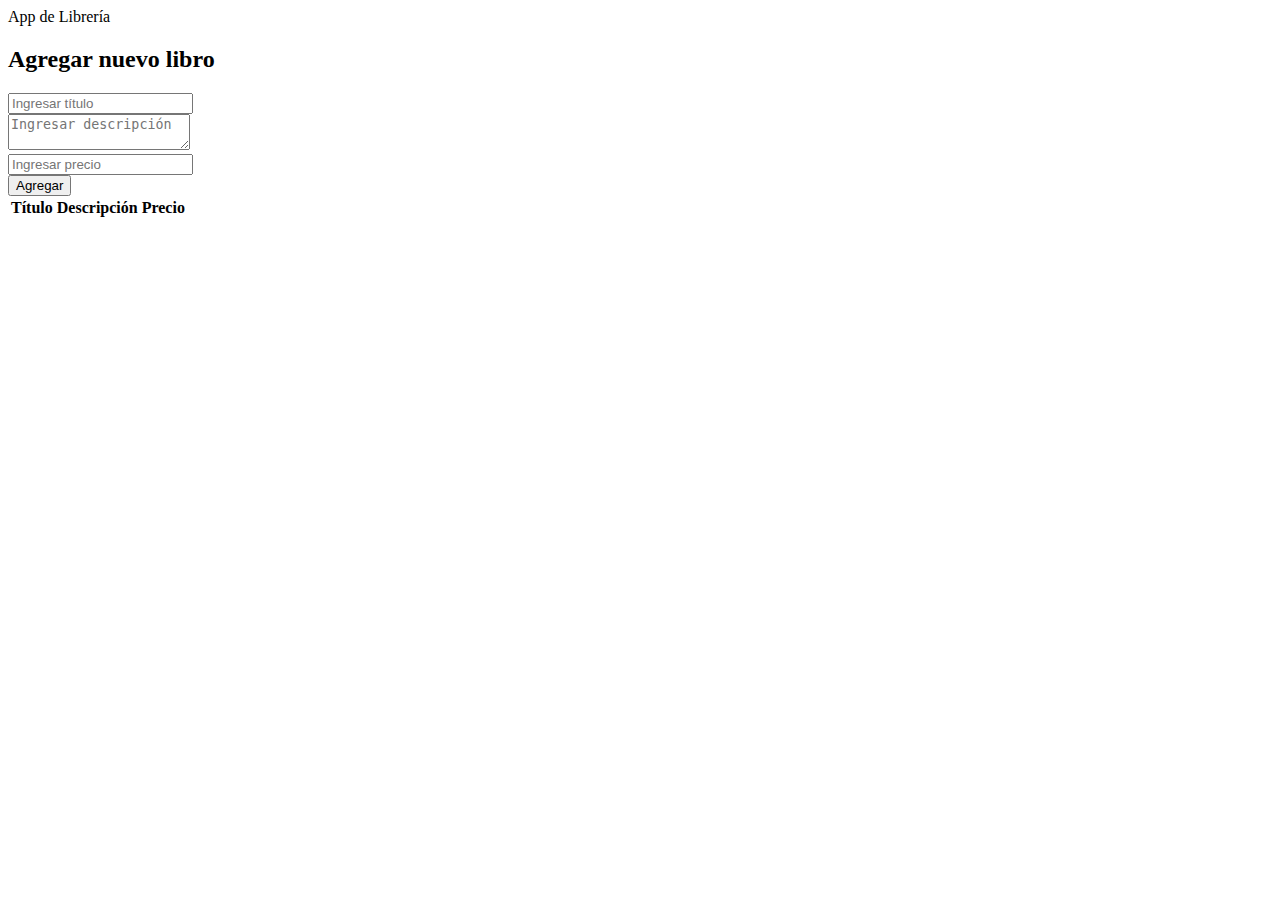
<file: AppLibrerias/index.html>
<!DOCTYPE html>
<html lang="en">
<head>
    <meta charset="UTF-8">
    <meta http-equiv="X-UA-Compatible" content="IE=edge">
    <meta name="viewport" content="width=device-width, initial-scale=1.0">
    <title>Document</title>
    <link href="https://cdn.jsdelivr.net/npm/bootstrap@5.1.3/dist/css/bootstrap.min.css" rel="stylesheet" integrity="sha384-1BmE4kWBq78iYhFldvKuhfTAU6auU8tT94WrHftjDbrCEXSU1oBoqyl2QvZ6jIW3" crossorigin="anonymous">
</head>
<body>
    <!--Navegación-->
    <nav class="navbar navbar-light bg-light">
          <span class="navbar-brand mb-0 h1">App de Librería</span>
    </nav>

    <div class="container mt-4" id="body">
        <div class="row">
            <div class="col-md-5">
                <div class="card">
                    <div class="card-header">
                        <h2>Agregar nuevo libro</h2>
                    </div>
                    <div class="card-body">
                        <form id="formulario">
                            <div class="form-group">
                                <input type="text" id="titulo" class="form-control my-3" placeholder="Ingresar título">
                            </div>
                            <div class="form-group">
                                <textarea id="descripcion" class="form-control my-3" placeholder="Ingresar descripción"></textarea>
                            </div>
                            <div class="form-group">
                                <input type="number" id="precio" class="form-control my-3" placeholder="Ingresar precio">
                            </div>
                            <button type="submit" class="btn btn-primary">Agregar</button>
                        </form>

                    </div>
                </div>
            </div>
            <div class="col-md-6">
                <table class="table caption-top bg-light">
                    <thead>
                      <tr>
                        <th scope="col">Título</th>
                        <th scope="col">Descripción</th>
                        <th scope="col">Precio</th>
                      </tr>
                    </thead>
                    <tbody id="tbody">
                      <tr>
                        <td>Yo soy Robot</td>
                        <td>Libro de Sci-Fi</td>
                        <td>200.00</td>
                      </tr>
                    </tbody>
                  </table>
            </div>
        </div>
    </div>



    <!--Importamos bootstrap-->
    <script src="https://cdn.jsdelivr.net/npm/@popperjs/core@2.10.2/dist/umd/popper.min.js" integrity="sha384-7+zCNj/IqJ95wo16oMtfsKbZ9ccEh31eOz1HGyDuCQ6wgnyJNSYdrPa03rtR1zdB" crossorigin="anonymous"></script>
    <script src="https://cdn.jsdelivr.net/npm/bootstrap@5.1.3/dist/js/bootstrap.min.js" integrity="sha384-QJHtvGhmr9XOIpI6YVutG+2QOK9T+ZnN4kzFN1RtK3zEFEIsxhlmWl5/YESvpZ13" crossorigin="anonymous"></script>
    
    <!--Script de JS-->
    <script src="/AppLibrerias/app.js"></script>
</body>
</html>
</file>
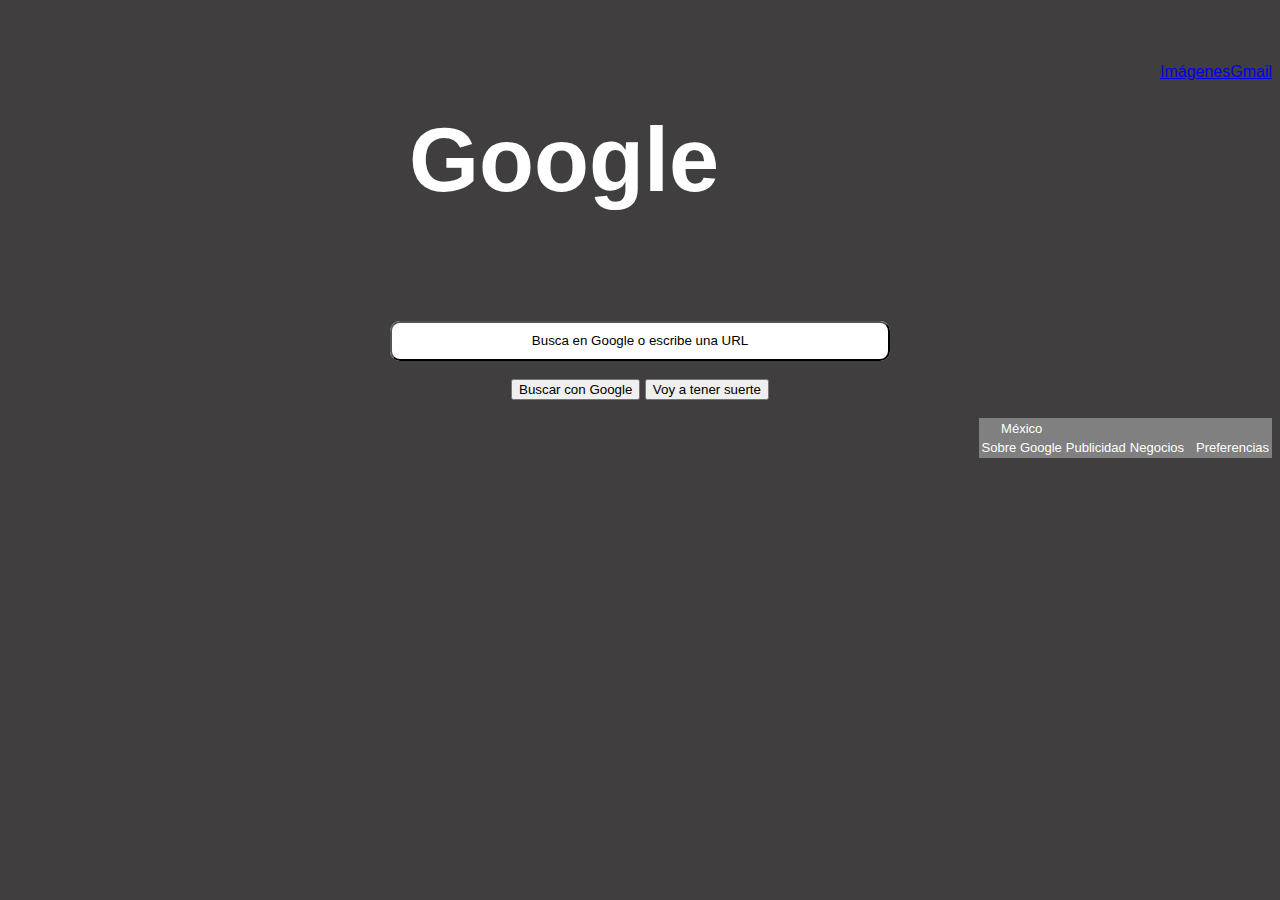
<file: CLON-GOOGLE-HTML/index.html>
<!DOCTYPE html>

<html lang="en">
    <head>
        <meta charset="UTF-8">
        <meta http-equiv="X-UA-Compatible" content="IE=edge">
        <title>Tarea Google de Andie</title>
        <link rel="stylesheet" href="estilos.css"/>
    </head>

    <body>
        <!--Header Sección que involucra la foto del perfil, iconos, logo de Google y las áreas principales del sitio.-->
        <div id=header>
            <header>
                    <ul>
                        <li>
                            <a href="#">Gmail</a>
                        </li>
                        <li>
                            <a href="#">Imágenes</a>
                        </li>
                    </ul>
            </header>
        </div>

            <!--logo -->
        <h1>Google</h1>

            <!--barra búsqueda -->
        <div id="search">
            <input type="button" value="Busca en Google o escribe una URL" />        
        </div> 
             
        <br>
            <div id="button">
                <button>Buscar con Google</button>
                <button>Voy a tener suerte</button>
            </div>
            <form action=""></form>
        <br>
        <footer>
            <table>
                <tr>
                    <td>México</td>
                </tr>
                <tr>
                    <td>Sobre Google</td>
                    <td>Publicidad</td>
                    <td>Negocios</td>
                    <td></td>
                    <td></td>
                    <td>Preferencias</td>
                </tr>
            </table>
        </footer>
    </body>
</html>
</file>
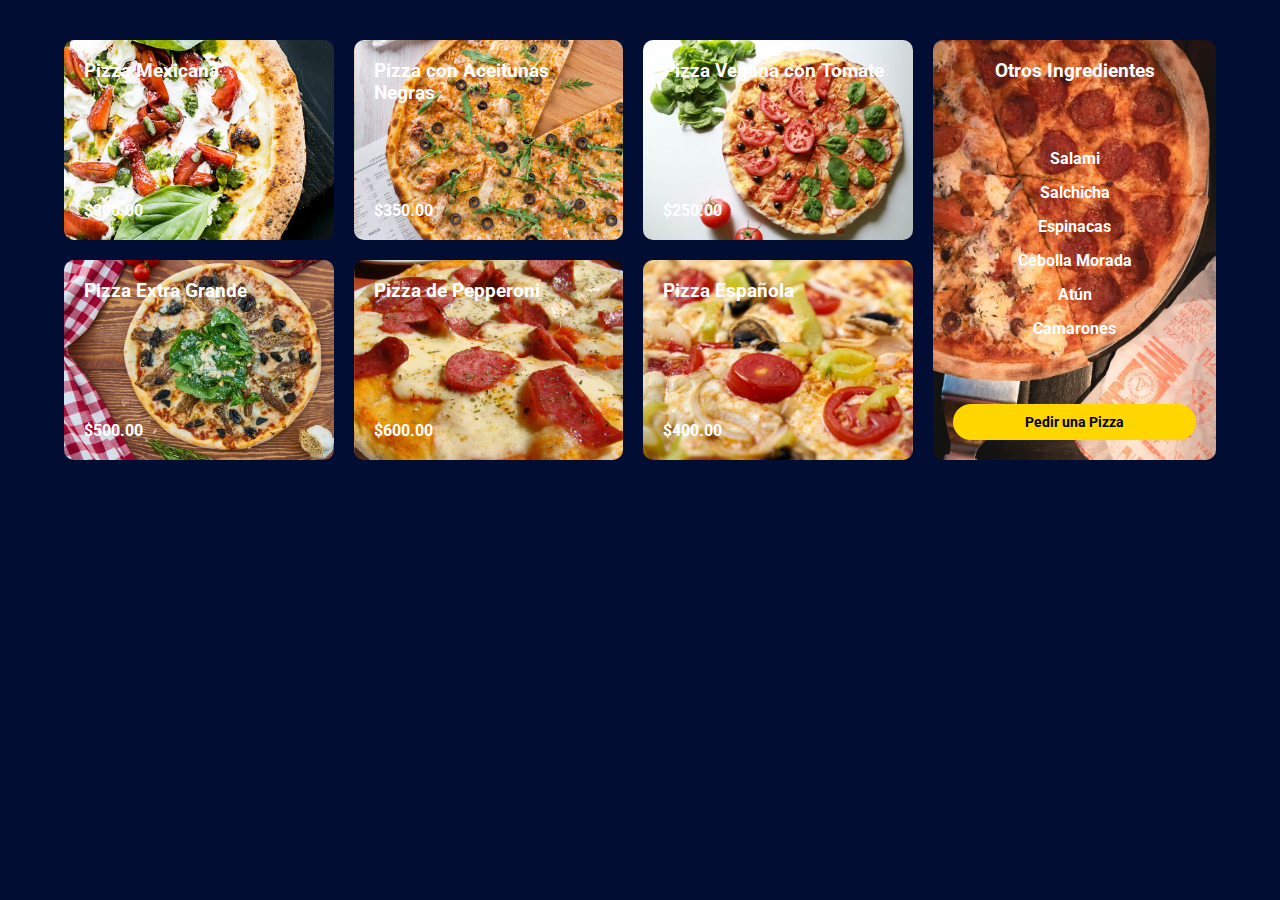
<file: Flexbox-y-CSS-Grid-main/index.html>
<!DOCTYPE html>
<html lang="en">
<head>
	<meta charset="UTF-8">
	<meta http-equiv="X-UA-Compatible" content="IE=edge">
	<meta name="viewport" content="width=device-width, initial-scale=1.0">
	<link rel="preconnect" href="https://fonts.googleapis.com">
	<link rel="preconnect" href="https://fonts.gstatic.com" crossorigin>
	<link href="https://fonts.googleapis.com/css2?family=Roboto:wght@400;700&display=swap" rel="stylesheet"> 
	<link rel="stylesheet" href="estilos.css">
	<title>Flexbox y CSS Grid 1</title>
</head>
<body>
	<div class="contenedor">
		<div class="contenedor-pizzas">
			<div class="card" style="background-image: url('./img/1.jpg')">
				<div class="textos">
					<h3>Pizza Mexicana</h3>
					<p>$300.00</p>
				</div>
			</div>
			<div class="card" style="background-image: url('./img/2.jpg')">
				<div class="textos">
					<h3>Pizza con Aceitunas Negras</h3>
					<p>$350.00</p>
				</div>
			</div>
			<div class="card" style="background-image: url('./img/3.jpg')">
				<div class="textos">
					<h3>Pizza Vegana con Tomate</h3>
					<p>$250.00</p>
				</div>
			</div>

			<div class="card" style="background-image: url('./img/4.jpg')">
				<div class="textos">
					<h3>Pizza Extra Grande</h3>
					<p>$500.00</p>
				</div>
			</div>
			<div class="card" style="background-image: url('./img/5.jpg')">
				<div class="textos">
					<h3>Pizza de Pepperoni</h3>
					<p>$600.00</p>
				</div>
			</div>
			<div class="card" style="background-image: url('./img/6.jpg')">
				<div class="textos">
					<h3>Pizza Española</h3>
					<p>$400.00</p>
				</div>
			</div>
		</div>

		<div class="banner" style="background-image: url('./img/banner.jpg')">
			<h3>Otros Ingredientes</h3>
			<ul>
				<li>Salami</li>
				<li>Salchicha</li>
				<li>Espinacas</li>
				<li>Cebolla Morada</li>
				<li>Atún</li>
				<li>Camarones</li>
			</ul>
			<button class="boton">Pedir una Pizza</button>
		</div>
	</div>
</body>
</html>
</file>
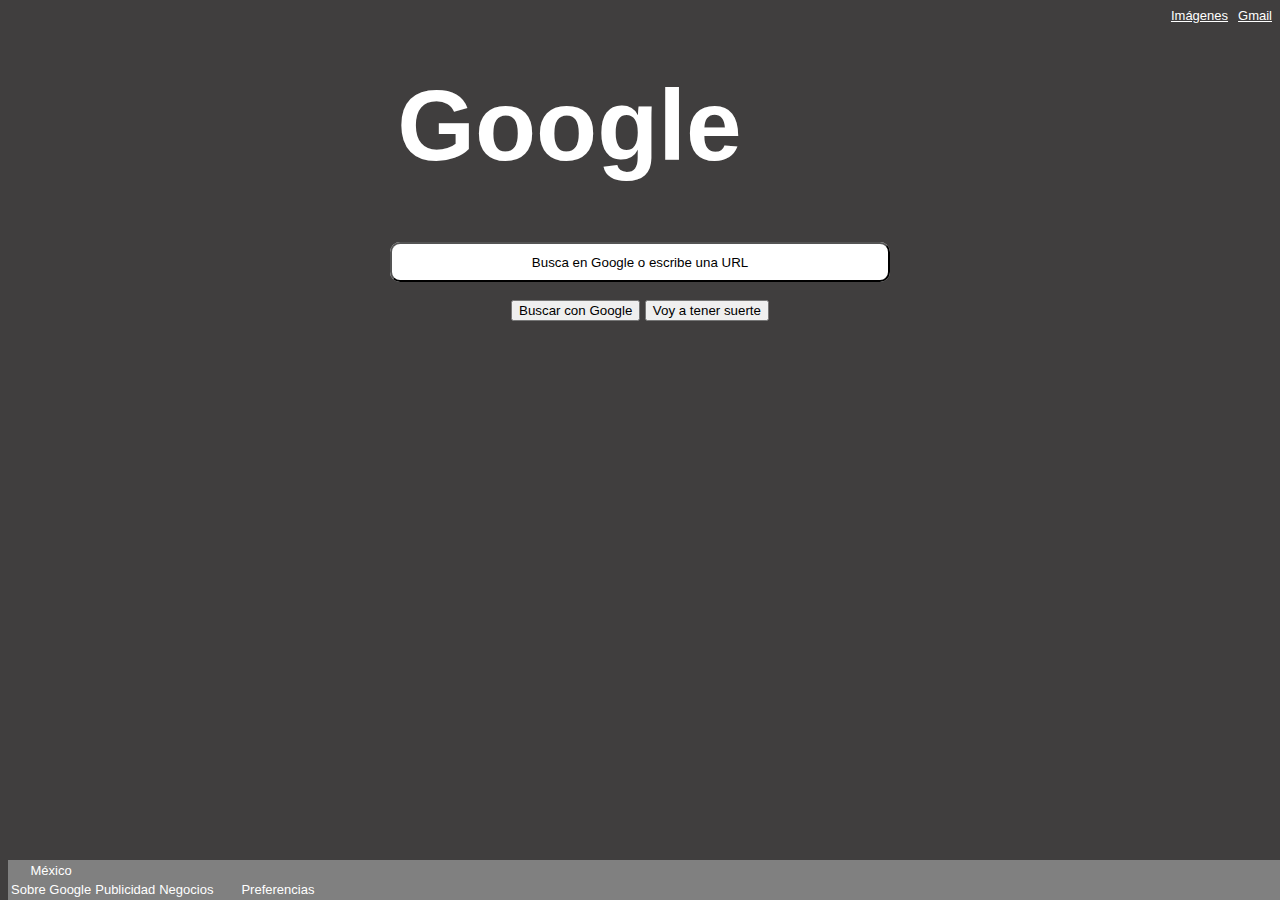
<file: HTML-CSS/index.html>
<!DOCTYPE html>

<html lang="en">
    <head>
        <meta charset="UTF-8">
        <meta http-equiv="X-UA-Compatible" content="IE=edge">
        <title>Tarea Google de Andie</title>
        <link rel="stylesheet" href="estilos.css"/>
    </head>

    <body>
        <!--Header Sección que involucra la foto del perfil, iconos, logo de Google y las áreas principales del sitio.-->
        <div id=header>
            <header>
                    <ul>
                        <li>
                            <a id="correo" href="#">Gmail</a>
                        </li>
                        <li>
                            <a id="img" href="#">Imágenes</a>
                        </li>
                    </ul>
            </header>
        </div>

            <!--logo -->
        <div id="title">
            <h1>Google</h1>
        </div>  

            <!--barra búsqueda -->
        <div id="search">
            <input type="button" value="Busca en Google o escribe una URL" />        
        </div> 
             
        <br>
            <div id="button">
                <button>Buscar con Google</button>
                <button>Voy a tener suerte</button>
            </div>
            <form action=""></form>
        <br>
        <footer>
            <table>
                <tr>
                    <td>México</td>
                </tr>
                <tr>
                    <td>Sobre Google</td>
                    <td>Publicidad</td>
                    <td>Negocios</td>
                    <td></td>
                    <td></td>
                    <td></td>
                    <td></td>
                    <td></td>
                    <td></td>
                    <td id="pref">Preferencias</td>
                </tr>
            </table>
        </footer>
    </body>
</html>
</file>
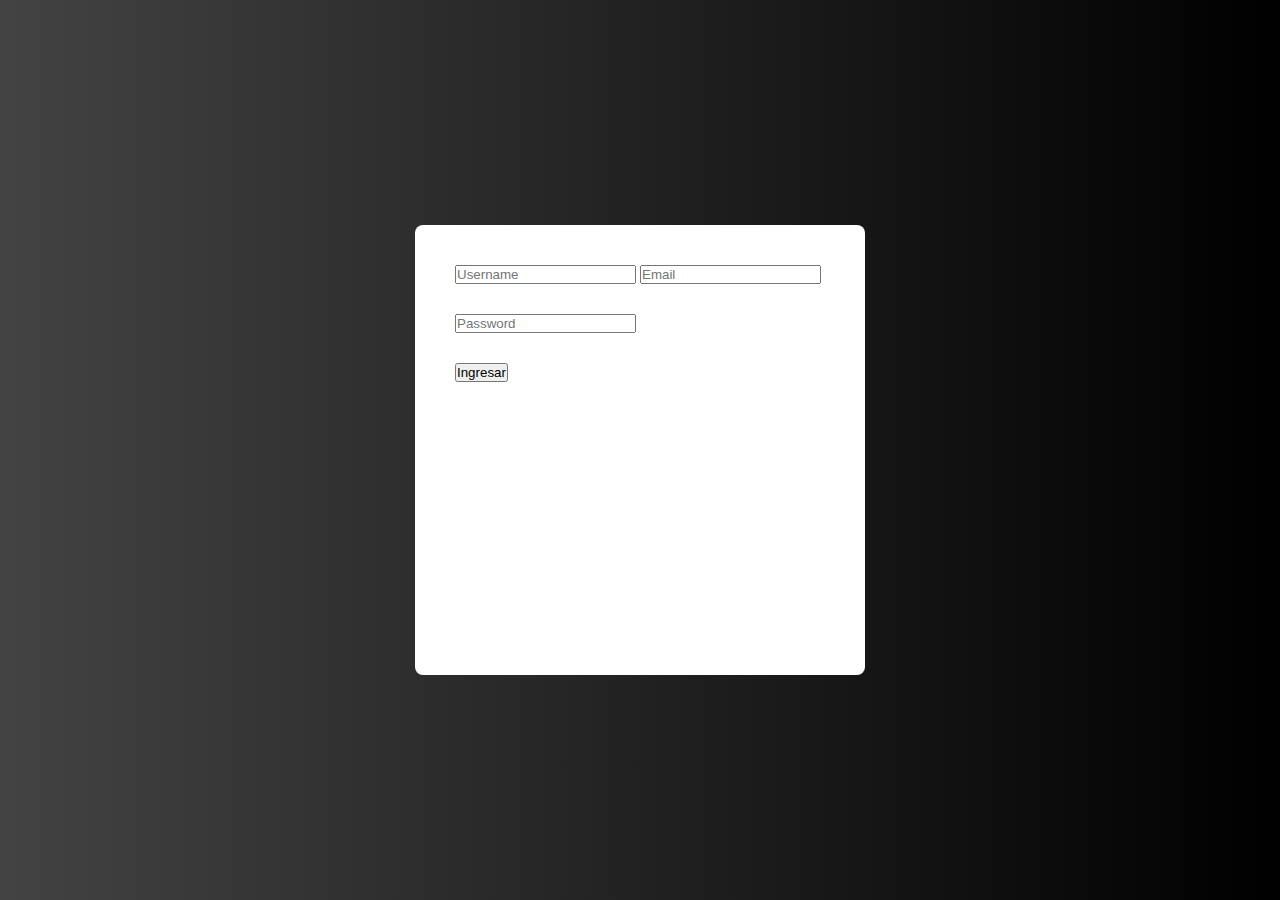
<file: POO/index.html>
<!DOCTYPE html>
<html lang="en">
<head>
    <meta charset="UTF-8">
    <meta http-equiv="X-UA-Compatible" content="IE=edge">
    <meta name="viewport" content="width=device-width, initial-scale=1.0">
    <title>Formulario con Javascript</title>
    <link href="https://cdn.jsdelivr.net/npm/bootstrap@5.3.0-alpha1/dist/css/bootstrap.min.css" rel="stylesheet" integrity="sha384-GLhlTQ8iRABdZLl6O3oVMWSktQOp6b7In1Zl3/Jr59b6EGGoI1aFkw7cmDA6j6gD" crossorigin="anonymous">

    <link rel="stylesheet" href="/POO/estilos.css">
   <script src="/POO/index.js"></script>

</head>
<body>
    <!-- <h1>Hola Mundo</h1> -->
    <section class="form_container">
        <form class="form">
            <input type="text" class="form-control form_input" placeholder="Username" id="user">
            <input type="email" class="form-control form_input" placeholder="Email" id="email">
            <input type="password" class="form-control form_input" placeholder="Password" id="password">
            <div class="d-grid gap-2">
                <button class="btn btn-primary" type="button" onclick="ingresar()">Ingresar</button>
              </div>
        </form>
    </section>
</body>
</html>
</file>
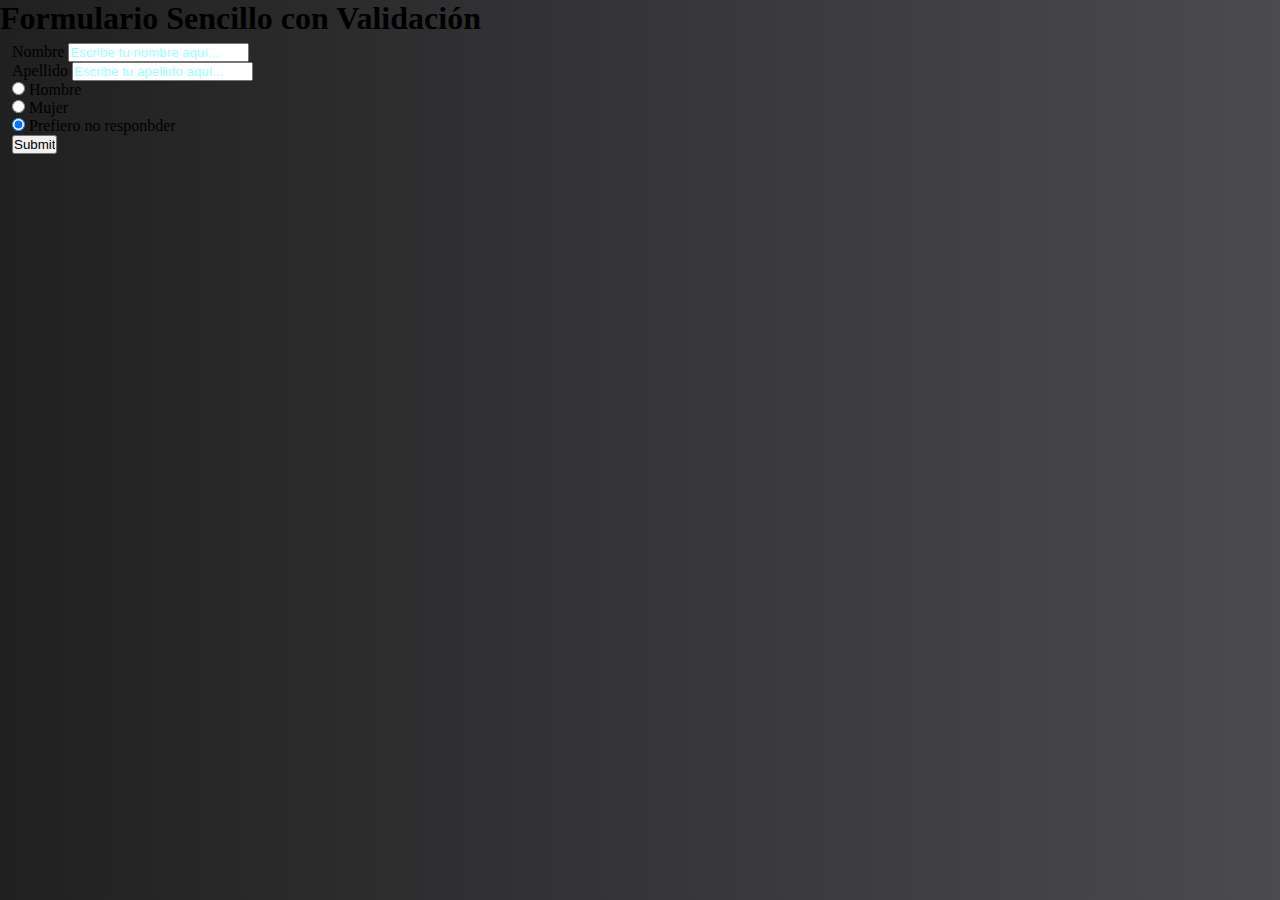
<file: PROYECTO_FORMULARIO/index.html>
<!DOCTYPE html>
<html lang="en">

<head>
    <meta charset="UTF-8">
    <meta http-equiv="X-UA-Compatible" content="IE=edge">
    <meta name="viewport" content="width=device-width, initial-scale=1.0">
    <title>Formulario Tarea Andie</title>
    <link href="https://cdn.jsdelivr.net/npm/bootstrap@5.3.0-alpha1/dist/css/bootstrap.min.css" rel="stylesheet" integrity="sha384-GLhlTQ8iRABdZLl6O3oVMWSktQOp6b7In1Zl3/Jr59b6EGGoI1aFkw7cmDA6j6gD" crossorigin="anonymous">
    <link rel="stylesheet" href="/PROYECTO_FORMULARIO/styles-form.css">
    
</head>

<body>
    <h1 href="#" class="text-white">Formulario Sencillo con Validación</h1>

  <!-- Nombre -->
  
<form class="formulario" name="formulario" method="get" id="formulario">
    <div class="col-md-6">
        <label for="nombre" class="form-label text-white">Nombre</label>
        <input type="text" name="nombre" class="form-control bg-transparent border-info text-warning" id="nombre" placeholder="Escribe tu nombre aquí...">
    </div>
        
   <!-- Apellido -->
        <div class="col-md-6">
            <label for="apellido" class="form-label text-white bs">Apellido</label>
            <input type="text" name="apellido" class="form-control bg-transparent border-info text-warning" id="apellido" placeholder="Escribe tu apellido aquí...">
        </div>


        <!-- Genero -->
        <div class="form-check">
            <input class="form-check-input bg-transparent border-info" type="radio" name="flexRadioDefault" id="flexRadioDefault1">
            <label class="form-check-label text-white" for="flexRadioDefault1">
              Hombre
            </label>
          </div>

          <div class="form-check">
            <input class="form-check-input bg-transparent border-info" type="radio" name="flexRadioDefault" id="flexRadioDefault2" checked>
            <label class="form-check-label text-white" for="flexRadioDefault2">
              Mujer
            </label>
          </div>

          <div class="form-check">
            <input class="form-check-input bg-transparent border-info" type="radio" name="flexRadioDefault" id="flexRadioDefault3" checked>
            <label class="form-check-label text-white" for="flexRadioDefault3">
              Prefiero no responbder
            </label>
          </div>
        
        <div class="enviar">
          <input class="btn btn-outline-light" type="submit" value="Submit" id="enviar">
        </div>
      </form>
    
</body>

<footer>
    <!-- <div class="card">
        <div class="card-body">
          <blockquote class="blockquote mb-0">
            <p>Tarea UCamp- Formulario con Validación</p>
            <footer class="blockquote-footer">Andrea González Farias, 2023 <cite title="Source Title">Source Title</cite></footer>
          </blockquote>
        </div>
      </div> -->
</footer>

<script src="/PROYECTO_FORMULARIO/index.js"></script>
</html>
</file>
<file: CLON-GOOGLE-HTML/estilos.css>
*{
    font-family: "Open Sans", sans-serif;
    text-align: center;
}

body {
    background-color: #403e3e; 
}

#header, ul, li{
    width: auto;
    margin: auto;
    text-align: right;
    float: right;
    padding-top: 1px; 
    color: white;
    list-style: none;
    float: right;
}

h1{
    color: white;
    line-height: 200px;
    font-size: 90px;
    box-align: center;
}

#search, input{
    width: 500px;
    height: 40px;
    background-color: white;
    border-color: none;
	border-radius:10px;
    text-size-adjust: 100%;
    display: block;
    margin: 0 auto;
}

#button{
    border-radius: 4px;
    align-items: center;
}

footer{
    background-color: grey;
    float: inline-end;
    font-size: small;
    color: white;
    width: auto;
    bottom: auto;
}
</file>
<file: Flexbox-y-CSS-Grid-main/estilos.css>
* {
	padding: 0;
	margin: 0;
	box-sizing: border-box;
}

body {
	background: #020d34;
	color: white;
	font-family: 'Roboto', sans-serif;
}

.contenedor {
	width: 90%;
	max-width: 1200px;
	margin: auto;
	padding: 40px 0;
	/* display: flex;
	gap: 20px; */

	display: grid;
	grid-template-columns: 3fr 1fr;
	gap: 20px;
}

.titulo {
	font-size: 24px;
	padding: 20px 0;
}

.contenedor-pizzas {
	/* width: 70%; */
	/* display: flex;
	flex-wrap: wrap;
	gap: 20px; */

	display: grid;
	grid-template-columns: repeat(3, 1fr);
	gap: 20px;
}

.card {
	border-radius: 10px;
	min-height: 200px;
	font-weight: bold;
	padding: 20px;
	position: relative;
	overflow: hidden;
	background-size: cover;
	background-position: center center;
	/* width: calc(33.33% - 20px) */
}

.card .textos {
	height: 100%;
	display: flex;
	flex-direction: column;
	justify-content: space-between;

	/* display: grid;
	grid-template-rows: 1fr auto; */

}

.banner {
	border-radius: 10px;
	text-align: center;
	padding: 20px;
	background-size: cover;
	background-position: center center;
	/* width: 30%; */
	display: flex;
	flex-direction: column;
	justify-content: space-between;

	/* display: grid;
	grid-template-rows: auto auto auto;
	align-items: center; */

}

.banner ul {
	list-style: none;
}

.banner ul li {
	margin: 15px;
	font-weight: bold;
}

.banner .boton {
	background: #FFD600;
	display: block;
	width: 100%;
	font-weight: bold;
	font-size: 14px;
	text-align: center;
	padding: 10px;
	border: none;
	border-radius: 100px;
	font-family: 'Roboto', sans-serif;
	cursor: pointer;
}

@media screen and (max-width: 900px) {
	
}

@media screen and (max-width: 700px) {
	
}

@media screen and (max-width: 600px) {

}
</file>
<file: HTML-CSS/estilos.css>
*{
    font-family: "Open Sans", sans-serif;
    text-align: center;
}

a { 
    color: white; 
}

body {
    background-color: #403e3e; 
}

#header, ul, li{
    width: auto;
    margin: 0;
    text-align: right;
    top: -40px; 
    color: white;
    list-style: none;
    float: right;
    font-size: small;
}

#correo {
    padding-left: 10px;
}

#title {
    color: white;
    line-height: 100px;
    font-size: 50px;
    display: flex;
    justify-content: center;
}

#search, input{
    width: 500px;
    height: 40px;
    background-color: white;
    border-color: none;
	border-radius:10px;
    text-size-adjust: 100%;
    display: block;
    margin: 0 auto;
}

#button{
    border-radius: 8px;
    align-items: center;
    border-color: none;
}

footer{
    background-color: grey;
    float: inline-end;
    font-size: small;
    color: white;
    position: absolute;
    bottom: 0;
    width: 100%;
}

#pref {
    text-align: right;
}
</file>
<file: POO/estilos.css>
* {
    padding: 0;
    margin: 0;
    box-sizing: border-box;
}

body{
    /* background-image: linear-gradient(to right, #243949 0%, #517fa4 100%); */
    background-image: linear-gradient(to right, #434343 0%, black 100%);
}

.form_container{
    display: flex;
    justify-content: center;
    align-items: center;
    height: 100vh;
}

.form{
    width: 450px;
    height: 450px;
    background-color: white;
    border-radius: 8px;
    padding: 40px;
}

.form_input{
    margin-bottom: 30px;
}
</file>
<file: PROYECTO_FORMULARIO/styles-form.css>
* {
    padding: 0;
    margin: 0;
    box-sizing: border-box;
}

body {
    background-image: linear-gradient(to right, #202021 0%, #4b4b4e 100%);
}


.formulario {
    display: flex;
    flex-direction: column;
    flex-wrap: wrap;
    padding: 0.375rem 0.75rem;
    margin-top: calc(-1);
    margin-right: calc(-.5);
    margin-left: calc(-.5);
}

.form-control::placeholder {
    color: cyan;
    opacity: 40%;
}

.form-label

.input1

.form-control-color

.form-check {
    display: block;
    min-height: 1.5rem;
    padding-left: 1.5em;
    margin-bottom: 0.125rem;
}

.form-check-input

.enviar
</file>
